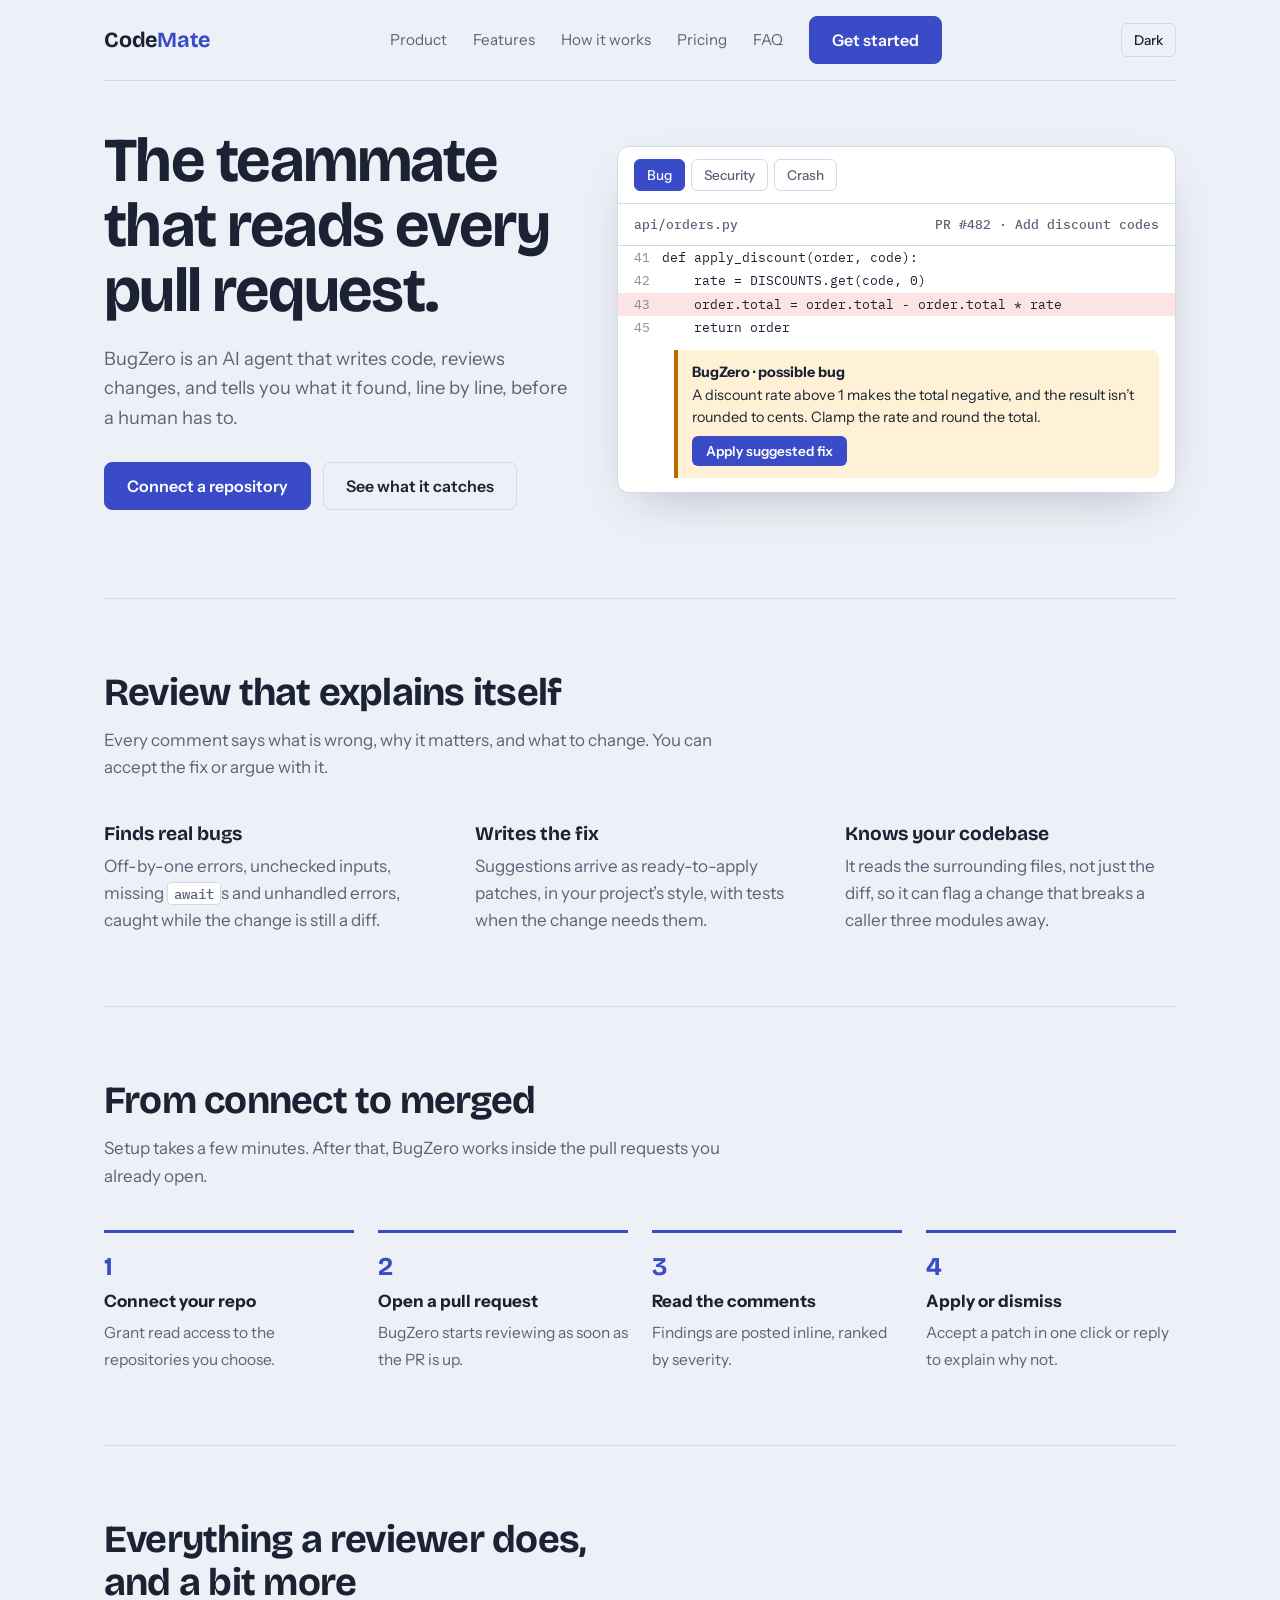
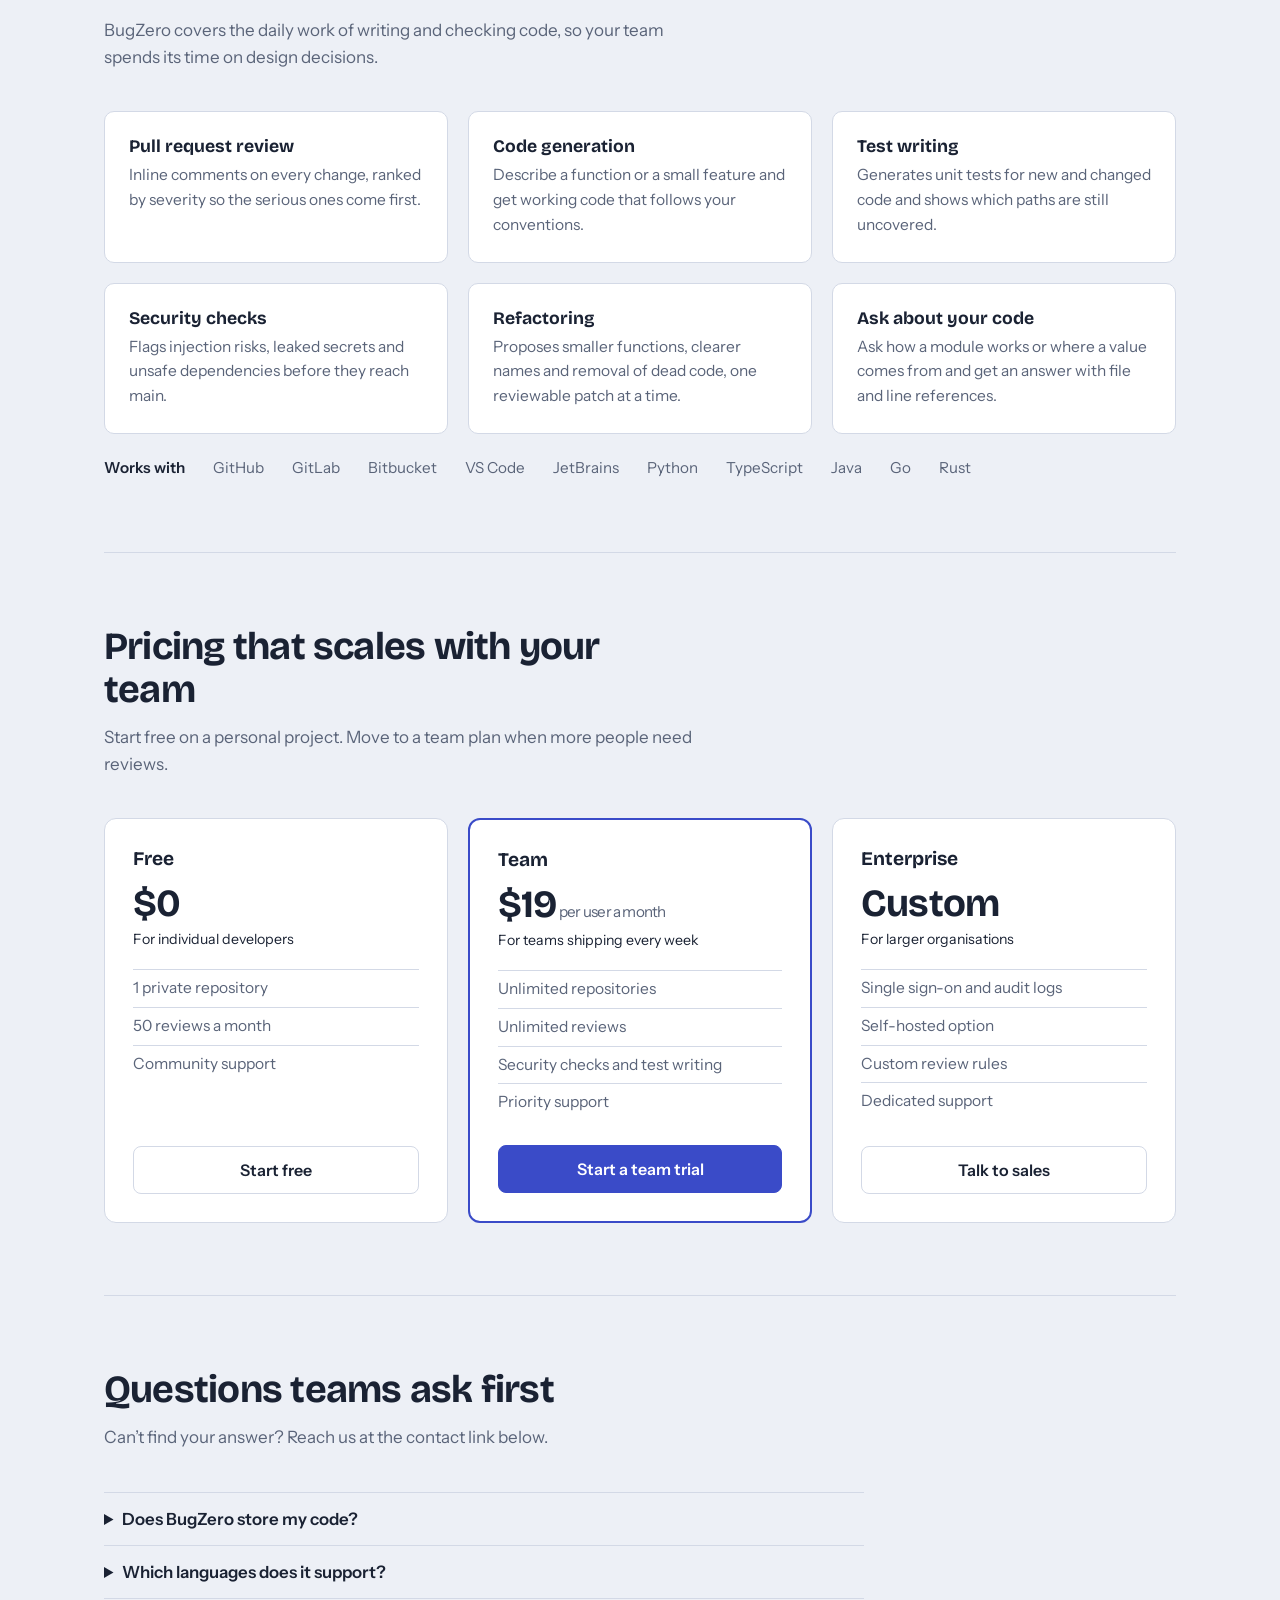
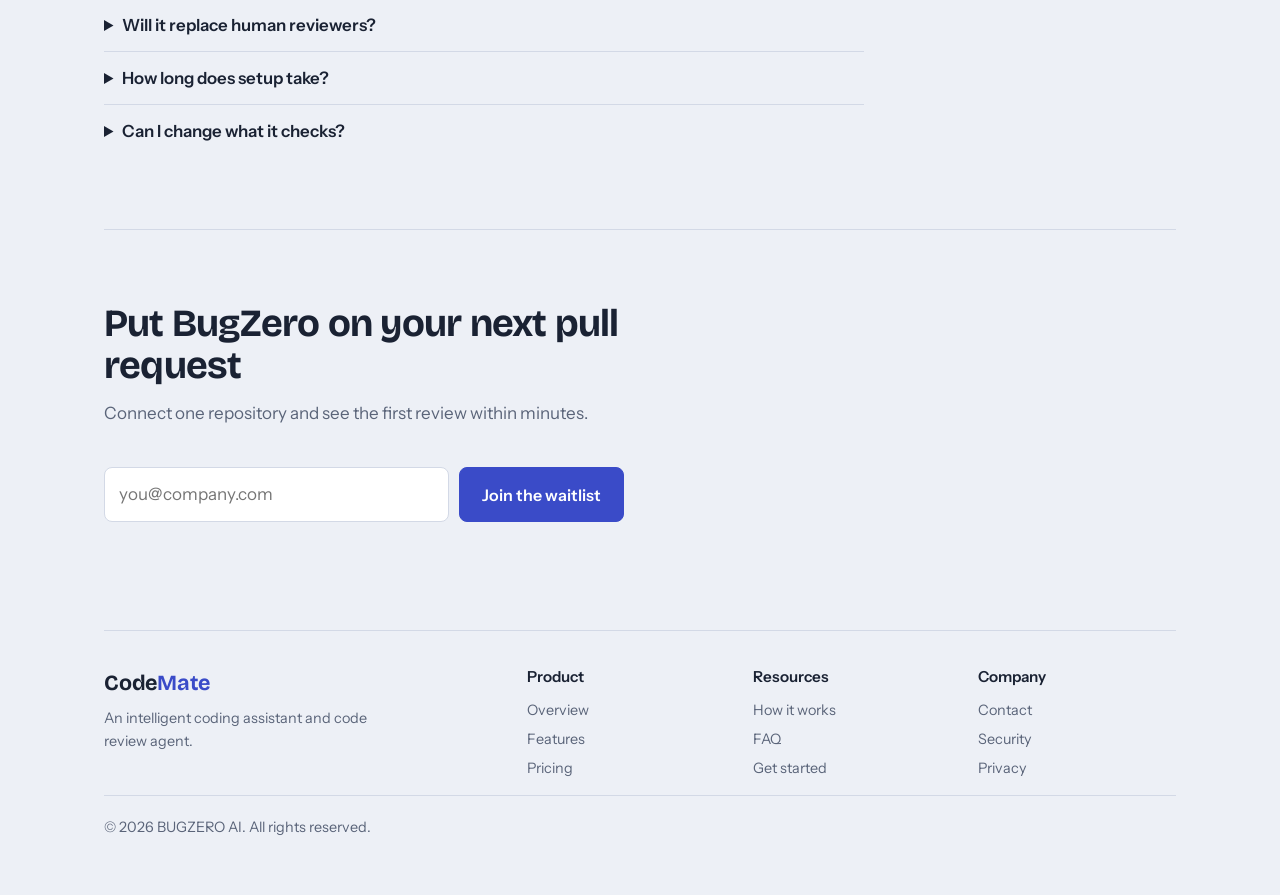
<file: index.html>
<!DOCTYPE html>
<html lang="en">
<head>
<meta charset="utf-8">
<meta name="viewport" content="width=device-width, initial-scale=1, viewport-fit=cover">
<title>BUGZERO AI – the coding agent that reviews your pull requests</title>
<meta name="description" content="BugZero is an AI coding assistant and code review agent. It reviews pull requests, finds bugs and security issues, and writes the fix.">
<meta name="theme-color" content="#3A4BC8">
<link rel="preconnect" href="https://fonts.googleapis.com">
<link rel="preconnect" href="https://fonts.gstatic.com" crossorigin>
<link href="https://fonts.googleapis.com/css2?family=Bricolage+Grotesque:wght@500;700&family=IBM+Plex+Mono:wght@400;500&family=Instrument+Sans:wght@400;500;600&display=swap" rel="stylesheet">
<style>
:root{
  --bg:#EDF0F6; --surface:#FFFFFF; --ink:#1A2233; --muted:#5A6479; --line:#D3D9E6;
  --accent:#3A4BC8; --accent-ink:#FFFFFF; --warn:#B86A00; --warn-bg:#FFF1D6;
  --add-bg:#E1F4EA; --del-bg:#FCE4E4; --ok:#1F7A55;
  --head:'Bricolage Grotesque','Segoe UI',system-ui,sans-serif;
  --body:'Instrument Sans','Segoe UI',system-ui,sans-serif;
  --mono:'IBM Plex Mono',ui-monospace,Menlo,Consolas,monospace;
  box-sizing:border-box;
  padding-top:env(safe-area-inset-top,0px);
  padding-bottom:env(safe-area-inset-bottom,0px);
  color-scheme:light;
}
@media (prefers-color-scheme:dark){
  :root:not([data-theme="light"]){
    --bg:#10141F; --surface:#181E2E; --ink:#E6EAF5; --muted:#9AA4BC; --line:#2A3248;
    --accent:#8C9BFF; --accent-ink:#10141F; --warn:#F0B35A; --warn-bg:#3A2E15;
    --add-bg:#16352A; --del-bg:#3B1E22; --ok:#5FD3A0; color-scheme:dark;
  }
}
:root[data-theme="dark"]{
  --bg:#10141F; --surface:#181E2E; --ink:#E6EAF5; --muted:#9AA4BC; --line:#2A3248;
  --accent:#8C9BFF; --accent-ink:#10141F; --warn:#F0B35A; --warn-bg:#3A2E15;
  --add-bg:#16352A; --del-bg:#3B1E22; --ok:#5FD3A0; color-scheme:dark;
}
html{scroll-padding-top:env(safe-area-inset-top,0px)}
*,*::before,*::after{box-sizing:inherit}
body{margin:0;background:var(--bg);color:var(--ink);font:400 1.0625rem/1.6 var(--body)}
.wrap{max-width:1120px;margin:0 auto;padding:0 24px}
a{color:inherit}
:focus-visible{outline:3px solid var(--accent);outline-offset:3px;border-radius:4px}

body::before{content:"";position:fixed;inset:0 0 auto;height:env(safe-area-inset-top,0px);background:var(--bg);z-index:10}
header{position:sticky;top:env(safe-area-inset-top,0px);z-index:9;background:var(--bg);display:flex;align-items:center;justify-content:space-between;padding:16px 0;border-bottom:1px solid var(--line)}
.logo{font:700 1.35rem var(--head);text-decoration:none;letter-spacing:-.01em}
.logo span{color:var(--accent)}
nav{display:flex;gap:26px;align-items:center;font-size:.95rem}
nav a{text-decoration:none;color:var(--muted)}
nav a:hover{color:var(--ink)}

.btn{display:inline-block;font:600 1rem var(--body);padding:13px 22px;border-radius:8px;border:1.5px solid var(--accent);background:var(--accent);color:var(--accent-ink);text-decoration:none;cursor:pointer}
.btn.ghost{background:transparent;color:var(--ink);border-color:var(--line)}
.btn:hover{filter:brightness(1.08)}

.hero{display:grid;grid-template-columns:minmax(0,5fr) minmax(0,6fr);gap:48px;align-items:center;padding:48px 0 88px}
h1{font:700 clamp(2.4rem,5vw,3.9rem)/1.04 var(--head);letter-spacing:-.025em;margin:0 0 20px}
.lede{color:var(--muted);max-width:44ch;margin:0 0 30px;font-size:1.15rem}
.cta{display:flex;gap:12px;flex-wrap:wrap}

/* the review demo */
.diff{background:var(--surface);border:1px solid var(--line);border-radius:12px;overflow:hidden;box-shadow:0 18px 50px -24px rgba(26,34,51,.35)}
.diff-top{display:flex;justify-content:space-between;gap:12px;padding:12px 16px;border-bottom:1px solid var(--line);font:500 .8rem var(--mono);color:var(--muted)}
.code{font:400 .84rem/1.75 var(--mono);overflow-x:auto}
.ln{display:grid;grid-template-columns:44px 1fr;white-space:pre}
.ln i{font-style:normal;color:var(--muted);text-align:right;padding-right:12px;user-select:none;opacity:.7}
.ln.del{background:var(--del-bg)}
.ln.add{background:var(--add-bg)}
.note{margin:10px 16px 14px 56px;padding:12px 14px;border-left:4px solid var(--warn);background:var(--warn-bg);border-radius:0 8px 8px 0;font:400 .9rem/1.5 var(--body)}
.note b{display:block;margin-bottom:2px}
.note button{margin-top:8px;font:600 .85rem var(--body);padding:7px 14px;border-radius:6px;border:0;background:var(--accent);color:var(--accent-ink);cursor:pointer}
.note.done{border-left-color:var(--ok);background:var(--add-bg)}
.fixed{display:none}
.diff.is-fixed .fixed{display:grid}
.diff.is-fixed .broken{display:none}

section{padding:72px 0;border-top:1px solid var(--line)}
h2{font:700 clamp(1.7rem,3.2vw,2.4rem)/1.1 var(--head);letter-spacing:-.02em;margin:0 0 14px;max-width:20ch}
.sub{color:var(--muted);max-width:56ch;margin:0 0 40px}
.caps{display:grid;grid-template-columns:repeat(3,minmax(0,1fr));gap:40px}
.caps h3{font:700 1.2rem var(--head);margin:0 0 8px}
.caps p{margin:0;color:var(--muted)}
.caps code{font:500 .85em var(--mono);background:var(--surface);border:1px solid var(--line);padding:1px 6px;border-radius:4px}

ol.steps{list-style:none;margin:0;padding:0;counter-reset:s;display:grid;grid-template-columns:repeat(4,minmax(0,1fr));gap:24px}
ol.steps li{counter-increment:s;padding-top:18px;border-top:3px solid var(--accent)}
ol.steps li::before{content:counter(s);font:700 1.6rem var(--head);color:var(--accent);display:block;margin-bottom:6px}
ol.steps strong{display:block;margin-bottom:4px}
ol.steps span{color:var(--muted);font-size:.97rem}

.final{text-align:left}
.final h2{max-width:24ch}
footer{padding:36px 0 56px;border-top:1px solid var(--line);color:var(--muted);font-size:.9rem;display:flex;justify-content:space-between;flex-wrap:wrap;gap:12px}

@media (max-width:860px){
  .hero{grid-template-columns:minmax(0,1fr);padding-bottom:56px}
  .caps{grid-template-columns:minmax(0,1fr);gap:28px}
  ol.steps{grid-template-columns:repeat(2,minmax(0,1fr))}
  nav a:not(.btn){display:none}
}
.works{display:flex;flex-wrap:wrap;gap:10px 28px;align-items:center;padding:22px 0 0;color:var(--muted);font-size:.95rem}
.works b{font-weight:600;color:var(--ink)}
.grid6{display:grid;grid-template-columns:repeat(3,minmax(0,1fr));gap:20px}
.card{background:var(--surface);border:1px solid var(--line);border-radius:10px;padding:24px}
.card h3{font:700 1.1rem var(--head);margin:0 0 6px}
.card p{margin:0;color:var(--muted);font-size:.97rem}
.plans{display:grid;grid-template-columns:repeat(3,minmax(0,1fr));gap:20px;align-items:stretch}
.plan{display:flex;flex-direction:column;background:var(--surface);border:1px solid var(--line);border-radius:12px;padding:28px}
.plan.pop{border:2px solid var(--accent)}
.plan h3{font:700 1.2rem var(--head);margin:0}
.price{font:700 2.4rem var(--head);margin:10px 0 2px;letter-spacing:-.02em}
.price small{font:400 .95rem var(--body);color:var(--muted)}
.plan ul{list-style:none;padding:0;margin:18px 0 24px;color:var(--muted);font-size:.97rem;flex:1}
.plan li{padding:6px 0;border-top:1px solid var(--line)}
.plan .btn{text-align:center}
.faq{max-width:760px}
.faq details{border-top:1px solid var(--line);padding:16px 0}
.faq summary{cursor:pointer;font:600 1.05rem var(--body)}
.faq p{margin:10px 0 0;color:var(--muted)}
.fgrid{width:100%;display:grid;grid-template-columns:2fr repeat(3,1fr);gap:28px}
.fgrid h4{margin:0 0 10px;color:var(--ink);font:600 .95rem var(--body)}
.fgrid a{display:block;text-decoration:none;padding:3px 0}
.fgrid a:hover{color:var(--ink)}
.fbase{width:100%;padding-top:20px;border-top:1px solid var(--line)}
@media (max-width:860px){.grid6,.plans{grid-template-columns:minmax(0,1fr)}.fgrid{grid-template-columns:repeat(2,minmax(0,1fr))}}
.tools{display:flex;gap:8px}
.tools button{font:500 .85rem var(--body);padding:8px 12px;border-radius:6px;border:1px solid var(--line);background:transparent;color:var(--ink);cursor:pointer}
.menu{display:none}
.tabs{display:flex;gap:6px;flex-wrap:wrap;padding:12px 16px;border-bottom:1px solid var(--line)}
.tabs button{font:500 .85rem var(--body);padding:7px 12px;border-radius:6px;border:1px solid var(--line);background:transparent;color:var(--muted);cursor:pointer}
.tabs button[aria-pressed=true]{background:var(--accent);color:var(--accent-ink);border-color:var(--accent)}
.wl{display:flex;gap:10px;flex-wrap:wrap;max-width:520px}
.wl input{flex:1 1 240px;font:inherit;padding:13px 14px;border-radius:8px;border:1.5px solid var(--line);background:var(--surface);color:var(--ink)}
.sr{position:absolute;left:-9999px}
.wlmsg{min-height:1.5em;color:var(--muted);margin:10px 0 0}
@media (max-width:860px){
  .menu{display:inline-block}
  nav{display:none}
  nav.open{display:flex;flex-direction:column;align-items:flex-start;gap:14px;position:absolute;top:100%;left:-24px;right:-24px;padding:18px 24px;background:var(--bg);border-bottom:1px solid var(--line)}
  nav.open a:not(.btn){display:block}
}
@media (prefers-reduced-motion:no-preference){
  .note{animation:pop .5s .6s both}
  @keyframes pop{from{opacity:0;transform:translateY(8px)}to{opacity:1;transform:none}}
}
</style>
</head>
<body>
<div class="wrap">
  <header>
    <a class="logo" href="#top">Code<span>Mate</span></a>
    <nav id="nav">
      <a href="#what">Product</a>
      <a href="#features">Features</a>
      <a href="#how">How it works</a>
      <a href="#pricing">Pricing</a>
      <a href="#faq">FAQ</a>
      <a class="btn" href="/app">Get started</a>
    </nav>
    <div class="tools">
      <button type="button" id="theme">Dark</button>
      <button type="button" class="menu" id="menu" aria-expanded="false" aria-controls="nav">Menu</button>
    </div>
  </header>

  <main id="top">
    <div class="hero">
      <div>
        <h1>The teammate that reads every pull request.</h1>
        <p class="lede">BugZero is an AI agent that writes code, reviews changes, and tells you what it found, line by line, before a human has to.</p>
        <div class="cta">
          <a class="btn" href="#start">Connect a repository</a>
          <a class="btn ghost" href="#what">See what it catches</a>
        </div>
      </div>

      <div class="diff" id="diff" aria-label="Example code review">
        <div class="tabs" id="tabs" role="group" aria-label="Example reviews"><button type="button" aria-pressed="true">Bug</button><button type="button" aria-pressed="false">Security</button><button type="button" aria-pressed="false">Crash</button></div>
        <div class="diff-top"><span>api/orders.py</span><span>PR #482 · Add discount codes</span></div>
        <div class="code">
          <div class="ln"><i>41</i>def apply_discount(order, code):</div>
          <div class="ln"><i>42</i>    rate = DISCOUNTS.get(code, 0)</div>
          <div class="ln del broken"><i>43</i>    order.total = order.total - order.total * rate</div>
          <div class="ln add fixed"><i>43</i>    rate = min(max(rate, 0), 1)</div>
          <div class="ln add fixed"><i>44</i>    order.total = round(order.total * (1 - rate), 2)</div>
          <div class="ln"><i>45</i>    return order</div>
        </div>
        <div class="note" id="note">
          <b>BugZero · possible bug</b>
          <span id="msg">A discount rate above 1 makes the total negative, and the result isn’t rounded to cents. Clamp the rate and round the total.</span><br>
          <button id="fix" type="button">Apply suggested fix</button>
        </div>
      </div>
    </div>
  </main>

  <section id="what">
    <h2>Review that explains itself</h2>
    <p class="sub">Every comment says what is wrong, why it matters, and what to change. You can accept the fix or argue with it.</p>
    <div class="caps">
      <div>
        <h3>Finds real bugs</h3>
        <p>Off-by-one errors, unchecked inputs, missing <code>await</code>s and unhandled errors, caught while the change is still a diff.</p>
      </div>
      <div>
        <h3>Writes the fix</h3>
        <p>Suggestions arrive as ready-to-apply patches, in your project’s style, with tests when the change needs them.</p>
      </div>
      <div>
        <h3>Knows your codebase</h3>
        <p>It reads the surrounding files, not just the diff, so it can flag a change that breaks a caller three modules away.</p>
      </div>
    </div>
  </section>

  <section id="how">
    <h2>From connect to merged</h2>
    <p class="sub">Setup takes a few minutes. After that, BugZero works inside the pull requests you already open.</p>
    <ol class="steps">
      <li><strong>Connect your repo</strong><span>Grant read access to the repositories you choose.</span></li>
      <li><strong>Open a pull request</strong><span>BugZero starts reviewing as soon as the PR is up.</span></li>
      <li><strong>Read the comments</strong><span>Findings are posted inline, ranked by severity.</span></li>
      <li><strong>Apply or dismiss</strong><span>Accept a patch in one click or reply to explain why not.</span></li>
    </ol>
  </section>

  <section id="features">
    <h2>Everything a reviewer does, and a bit more</h2>
    <p class="sub">BugZero covers the daily work of writing and checking code, so your team spends its time on design decisions.</p>
    <div class="grid6">
      <div class="card"><h3>Pull request review</h3><p>Inline comments on every change, ranked by severity so the serious ones come first.</p></div>
      <div class="card"><h3>Code generation</h3><p>Describe a function or a small feature and get working code that follows your conventions.</p></div>
      <div class="card"><h3>Test writing</h3><p>Generates unit tests for new and changed code and shows which paths are still uncovered.</p></div>
      <div class="card"><h3>Security checks</h3><p>Flags injection risks, leaked secrets and unsafe dependencies before they reach main.</p></div>
      <div class="card"><h3>Refactoring</h3><p>Proposes smaller functions, clearer names and removal of dead code, one reviewable patch at a time.</p></div>
      <div class="card"><h3>Ask about your code</h3><p>Ask how a module works or where a value comes from and get an answer with file and line references.</p></div>
    </div>
    <div class="works"><b>Works with</b><span>GitHub</span><span>GitLab</span><span>Bitbucket</span><span>VS Code</span><span>JetBrains</span><span>Python</span><span>TypeScript</span><span>Java</span><span>Go</span><span>Rust</span></div>
  </section>

  <section id="pricing">
    <h2>Pricing that scales with your team</h2>
    <p class="sub">Start free on a personal project. Move to a team plan when more people need reviews.</p>
    <div class="plans">
      <div class="plan"><h3>Free</h3><div class="price">$0</div><small>For individual developers</small>
        <ul><li>1 private repository</li><li>50 reviews a month</li><li>Community support</li></ul><a class="btn ghost" href="#start">Start free</a></div>
      <div class="plan pop"><h3>Team</h3><div class="price">$19<small> per user a month</small></div><small>For teams shipping every week</small>
        <ul><li>Unlimited repositories</li><li>Unlimited reviews</li><li>Security checks and test writing</li><li>Priority support</li></ul><a class="btn" href="#start">Start a team trial</a></div>
      <div class="plan"><h3>Enterprise</h3><div class="price">Custom</div><small>For larger organisations</small>
        <ul><li>Single sign-on and audit logs</li><li>Self-hosted option</li><li>Custom review rules</li><li>Dedicated support</li></ul><a class="btn ghost" href="#start">Talk to sales</a></div>
    </div>
  </section>

  <section id="faq">
    <h2>Questions teams ask first</h2>
    <p class="sub">Can’t find your answer? Reach us at the contact link below.</p>
    <div class="faq">
      <details><summary>Does BugZero store my code?</summary><p>Your code is used only to produce the review and is not used to train models. Enterprise plans can run inside your own infrastructure.</p></details>
      <details><summary>Which languages does it support?</summary><p>Python, TypeScript, JavaScript, Java, Go and Rust work best. Other common languages are supported with less depth.</p></details>
      <details><summary>Will it replace human reviewers?</summary><p>No. It catches routine problems early so human reviewers can focus on design and intent. Nothing merges without your approval.</p></details>
      <details><summary>How long does setup take?</summary><p>Connecting a repository takes a few minutes, and the first review runs on your next pull request.</p></details>
      <details><summary>Can I change what it checks?</summary><p>Yes. Team and Enterprise plans let you set review rules, ignore paths and choose which severities are posted.</p></details>
    </div>
  </section>

  <section class="final" id="start">
    <h2>Put BugZero on your next pull request</h2>
    <p class="sub">Connect one repository and see the first review within minutes.</p>
    <form class="wl" id="wl" novalidate>
      <label for="wlemail" class="sr">Work email</label>
      <input id="wlemail" name="email" type="email" placeholder="you@company.com" autocomplete="email" required>
      <button class="btn" type="submit">Join the waitlist</button>
    </form>
    <p class="wlmsg" id="wlmsg" role="status"></p>
  </section>

  <footer>
    <div class="fgrid">
      <div><a class="logo" href="#top" style="color:var(--ink)">Code<span>Mate</span></a><p style="margin:8px 0 0;max-width:30ch">An intelligent coding assistant and code review agent.</p></div>
      <div><h4>Product</h4><a href="#what">Overview</a><a href="#features">Features</a><a href="#pricing">Pricing</a></div>
      <div><h4>Resources</h4><a href="#how">How it works</a><a href="#faq">FAQ</a><a href="#start">Get started</a></div>
      <div><h4>Company</h4><a href="#start">Contact</a><a href="#faq">Security</a><a href="#start">Privacy</a></div>
    </div>
    <div class="fbase">© 2026 BUGZERO AI. All rights reserved.</div>
  </footer>
</div>

<script>
(function(){
  var diff=document.getElementById('diff'),btn=document.getElementById('fix'),note=document.getElementById('note'),msg=document.getElementById('msg');
  btn.addEventListener('click',function(){
    diff.classList.add('is-fixed');
    note.classList.add('done');
    note.querySelector('b').textContent='BugZero · fix applied';
    msg.textContent='The rate is clamped between 0 and 1 and the total is rounded to cents.';
    btn.remove();
  });
})();
</script>
<script>
(function(){
var EX=[
{f:'api/orders.py',pr:'PR #482 · Add discount codes',t:'possible bug',m:'A discount rate above 1 makes the total negative, and the result isn’t rounded to cents. Clamp the rate and round the total.',d:'The rate is clamped between 0 and 1 and the total is rounded to cents.',l:[['c',41,'def apply_discount(order, code):'],['c',42,'    rate = DISCOUNTS.get(code, 0)'],['b',43,'    order.total = order.total - order.total * rate'],['g',43,'    rate = min(max(rate, 0), 1)'],['g',44,'    order.total = round(order.total * (1 - rate), 2)'],['c',45,'    return order']]},
{f:'api/users.py',pr:'PR #497 · User lookup endpoint',t:'security issue',m:'The user id is placed directly into the SQL string, which allows SQL injection. Pass it as a query parameter instead.',d:'The query now uses a parameter, so the id can’t change the SQL.',l:[['c',12,'def get_user(cursor, uid):'],['b',13,'    cursor.execute(f"SELECT * FROM users WHERE id = {uid}")'],['g',13,'    cursor.execute("SELECT * FROM users WHERE id = %s", (uid,))'],['c',14,'    return cursor.fetchone()']]},
{f:'src/cart.ts',pr:'PR #503 · Cart totals',t:'possible crash',m:'Calling reduce without a starting value throws on an empty cart. Add 0 as the initial value and a test for the empty case.',d:'The total starts at 0, so an empty cart returns 0 instead of throwing.',l:[['c',8,'export function cartTotal(items: Item[]) {'],['b',9,'  return items.reduce((s, i) => s + i.price * i.qty);'],['g',9,'  return items.reduce((s, i) => s + i.price * i.qty, 0);'],['c',10,'}']]}
];
var diff=document.getElementById('diff'),code=diff.querySelector('.code'),note=document.getElementById('note'),bar=diff.querySelector('.diff-top'),tabs=document.getElementById('tabs'),cur=0,fixed=false;
function esc(s){return s.replace(/&/g,'&amp;').replace(/</g,'&lt;').replace(/>/g,'&gt;')}
function draw(){
  var e=EX[cur];
  bar.innerHTML='<span>'+e.f+'</span><span>'+e.pr+'</span>';
  code.innerHTML=e.l.filter(function(x){return x[0]=='c'||(x[0]=='b'&&!fixed)||(x[0]=='g'&&fixed)}).map(function(x){return '<div class="ln '+(x[0]=='b'?'del':x[0]=='g'?'add':'')+'"><i>'+x[1]+'</i>'+esc(x[2])+'</div>'}).join('');
  note.className='note'+(fixed?' done':'');
  note.innerHTML='<b>BugZero · '+(fixed?'fix applied':e.t)+'</b><span>'+(fixed?e.d:e.m)+'</span>'+(fixed?'':'<br><button id="fix2" type="button">Apply suggested fix</button>');
  var b=document.getElementById('fix2');if(b)b.onclick=function(){fixed=true;draw()};
  [].forEach.call(tabs.children,function(t,i){t.setAttribute('aria-pressed',String(i==cur))});
}
[].forEach.call(tabs.children,function(t,i){t.onclick=function(){cur=i;fixed=false;draw()}});
draw();
var root=document.documentElement,tb=document.getElementById('theme'),dark=matchMedia('(prefers-color-scheme: dark)').matches;
function setTheme(){root.setAttribute('data-theme',dark?'dark':'light');tb.textContent=dark?'Light':'Dark'}
tb.onclick=function(){dark=!dark;setTheme()};setTheme();
var nav=document.getElementById('nav'),mb=document.getElementById('menu');
mb.onclick=function(){var o=nav.classList.toggle('open');mb.setAttribute('aria-expanded',String(o))};
nav.onclick=function(e){if(e.target.tagName=='A'){nav.classList.remove('open');mb.setAttribute('aria-expanded','false')}};
var f=document.getElementById('wl'),st=document.getElementById('wlmsg');
f.addEventListener('submit',async function(ev){
  ev.preventDefault();
  var em=document.getElementById('wlemail').value.trim();
  if(!/^\S+@\S+\.\S+$/.test(em)){st.textContent='Enter a valid email address.';return}
  st.textContent='Saving…';
  try{
    var db=window.claude?await window.claude.use('db'):null;
    var us=window.claude?await window.claude.use('user'):null;
    if(!db||!us){st.textContent='Sign-up can’t be saved in this view. Please try again later.';return}
    var uid=await us.id();
    await db.collection('signups').doc(uid).set({email:em,at:new Date().toISOString()});
    st.textContent='You’re on the list. We’ll email you when your spot is ready.';f.reset();
  }catch(err){st.textContent='Couldn’t save your email. Please try again.'}
});
})();
</script>
</body>
</html>
</file>
